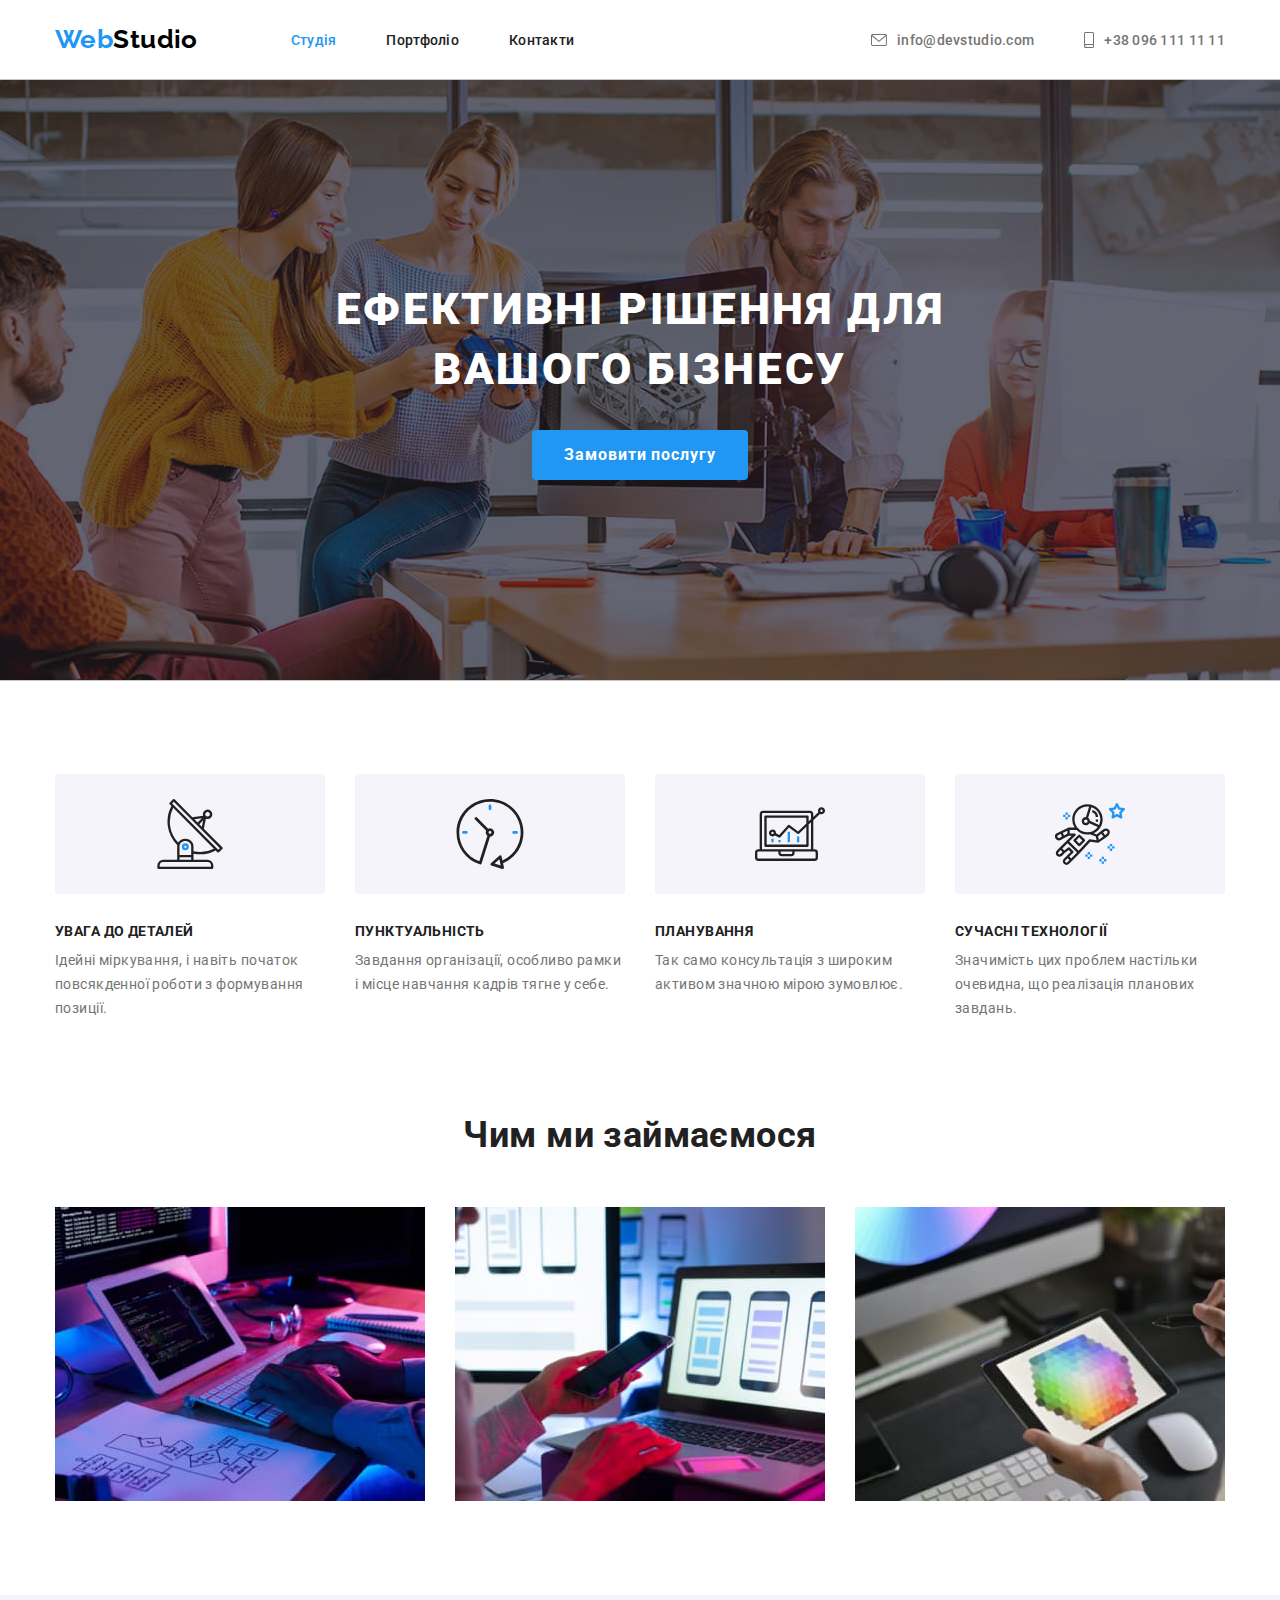
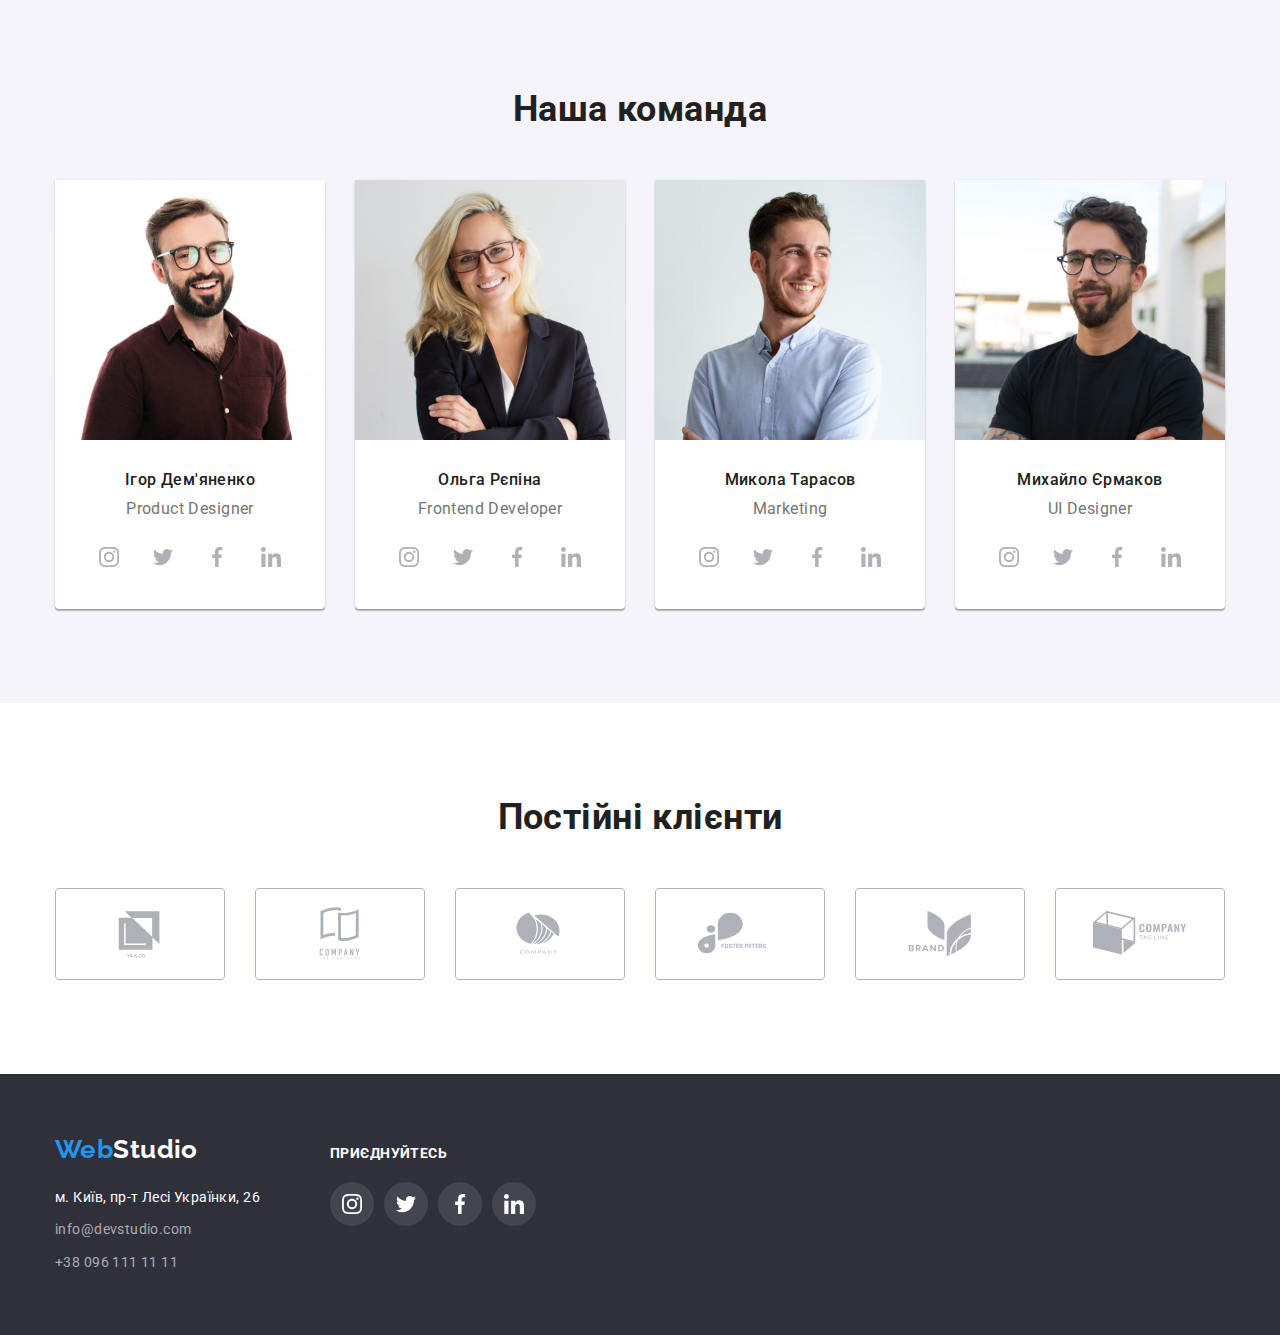
<file: index.html>
<!DOCTYPE html>
<html lang="uk">
  <head>
    <meta charset="UTF-8" />
    <meta http-equiv="X-UA-Compatible" content="IE=edge" />
    <meta name="viewport" content="width=device-width, initial-scale=1.0" />
    <title>Document</title>

    <link rel="preconnect" href="https://fonts.googleapis.com" />
    <link rel="preconnect" href="https://fonts.gstatic.com" crossorigin />
    <link
      href="https://fonts.googleapis.com/css2?family=Raleway:wght@700&family=Roboto:wght@400;500;700;900&display=swap"
      rel="stylesheet"
    />
    <link
      rel="stylesheet"
      href="https://cdnjs.cloudflare.com/ajax/libs/modern-normalize/1.1.0/modern-normalize.min.css"
    />
    <link rel="stylesheet" href="./css/styles.css" />
  </head>
  <body>
    <!-- шапка   -->
    <header class="page-header">
      <div class="container main-nav">
        <nav class="page-nav">
          <a href="./index.html" class="logo page-logo">Web<span class="studio">Studio</span></a>
          <ul class="site-nav list">
            <li class="main-list">
              <a href="./index.html" class="link current nav-link">Студія</a>
            </li>
            <li class="main-list">
              <a href="./portfolio.html" class="link nav-link">Портфоліо</a>
            </li>
            <li class="main-list"><a href="./index.html" class="link nav-link">Контакти</a></li>
          </ul>
        </nav>
        <ul class="contact">
          <li class="main-contact">
            <a class="contact-link" href="mailto:info@devstudio.com"
              ><svg class="icon-contact" width="16px" height="12px">
                <use href="./images/symbol-defs.svg#icon-icon-envelope"></use></svg
              >info@devstudio.com</a
            >
          </li>
          <li class="main-contact">
            <a class="contact-link" href="tel:+380961111111">
              <svg class="icon-contact" width="10px" height="16px">
                <use href="./images/symbol-defs.svg#icon-icon-smartphone"></use></svg
              >+38 096 111 11 11</a
            >
          </li>
        </ul>
      </div>
    </header>
    <!-- головне  -->
    <main>
      <section class="hero overlay">
        <div class="container">
          <h1 class="hero-title">Ефективні рішення для вашого бізнесу</h1>
          <button type="button" class="button primary">Замовити послугу</button>
        </div>
      </section>
      <!-- особливості -->
      <section class="section">
        <div class="container">
          <h2 class="visually-hidden">Наші переваги</h2>
          <ul class="feature-list list">
            <li class="title-text">
              <div class="icon-background">
                <svg class="icon-feature" width="70px" height="70px">
                  <use href="./images/symbol-defs.svg#icon-icon-antenna"></use>
                </svg>
              </div>
              <h3 class="title">УВАГА ДО ДЕТАЛЕЙ</h3>
              <p class="text">
                Ідейні міркування, і навіть початок повсякденної роботи з формування позиції.
              </p>
            </li>
            <li class="title-text">
              <div class="icon-background">
                <svg class="icon-feature" width="70px" height="70px">
                  <use href="./images/symbol-defs.svg#icon-icon-clock"></use>
                </svg>
              </div>
              <h3 class="title">ПУНКТУАЛЬНІСТЬ</h3>
              <p class="text">
                Завдання організації, особливо рамки і місце навчання кадрів тягне у себе.
              </p>
            </li>
            <li class="title-text">
              <div class="icon-background">
                <svg class="icon-feature" width="70px" height="70px">
                  <use href="./images/symbol-defs.svg#icon-icon-diagram"></use>
                </svg>
              </div>
              <h3 class="title">ПЛАНУВАННЯ</h3>
              <p class="text">Так само консультація з широким активом значною мірою зумовлює.</p>
            </li>
            <li class="title-text">
              <div class="icon-background">
                <svg class="icon-feature" width="70px" height="70px">
                  <use href="./images/symbol-defs.svg#icon-icon-astronaut"></use>
                </svg>
              </div>
              <h3 class="title">СУЧАСНІ ТЕХНОЛОГІЇ</h3>
              <p class="text">
                Значимість цих проблем настільки очевидна, що реалізація планових завдань.
              </p>
            </li>
          </ul>
        </div>
      </section>

      <!-- чим ми займаємось -->
      <section class="section section-sidebar">
        <div class="container">
          <h2 class="section-title">Чим ми займаємося</h2>
          <ul class="list text-list">
            <li class="list-img">
              <img src="./images/img.jpg" alt="HTML-розмітка всіх елементів макета" width="370" />
            </li>
            <li class="list-img">
              <img src="./images/css.jpg" alt="CSS оформлення зовнішній вигляд." width="370" />
            </li>
            <li class="list-img">
              <img src="./images/js.jpg" alt="завдаєм кольори" width="370" />
            </li>
          </ul>
        </div>
      </section>
      <!-- наша команда -->
      <section class="section team">
        <div class="container">
          <h2 class="section-title">Наша команда</h2>
          <ul class="team-list list">
            <li class="team-text">
              <img src="./images/Product.jpg" alt="Product Designer" width="270" />
              <div class="aside">
                <h3>Ігор Дем'яненко</h3>
                <p>Product Designer</p>
                <ul class="list team-list-link">
                  <li>
                    <a class="team-link" href=""
                      ><svg class="team-svg" width="20" height="20">
                        <use href="./images/symbol-defs.svg#icon-icon-instagram"></use></svg
                    ></a>
                  </li>
                  <li>
                    <a class="team-link" href=""
                      ><svg class="team-svg" width="20" height="20">
                        <use href="./images/symbol-defs.svg#icon-icon-twitter"></use></svg
                    ></a>
                  </li>
                  <li>
                    <a class="team-link" href=""
                      ><svg class="team-svg" width="20" height="20">
                        <use href="./images/symbol-defs.svg#icon-icon-facebook"></use></svg
                    ></a>
                  </li>
                  <li>
                    <a class="team-link" href=""
                      ><svg class="team-svg" width="20" height="20">
                        <use href="./images/symbol-defs.svg#icon-icon-linkedin"></use></svg
                    ></a>
                  </li>
                </ul>
              </div>
            </li>
            <li class="team-text">
              <img src="./images/Frontend.jpg" alt="Frontend Developer" width="270" />
              <div class="aside">
                <h3>Ольга Рєпіна</h3>
                <p>Frontend Developer</p>
                <ul class="list team-list-link">
                  <li>
                    <a class="team-link" href=""
                      ><svg class="team-svg" width="20" height="20">
                        <use href="./images/symbol-defs.svg#icon-icon-instagram"></use></svg
                    ></a>
                  </li>
                  <li>
                    <a class="team-link" href=""
                      ><svg class="team-svg" width="20" height="20">
                        <use href="./images/symbol-defs.svg#icon-icon-twitter"></use></svg
                    ></a>
                  </li>
                  <li>
                    <a class="team-link" href=""
                      ><svg class="team-svg" width="20" height="20">
                        <use href="./images/symbol-defs.svg#icon-icon-facebook"></use></svg
                    ></a>
                  </li>
                  <li>
                    <a class="team-link" href=""
                      ><svg class="team-svg" width="20" height="20">
                        <use href="./images/symbol-defs.svg#icon-icon-linkedin"></use></svg
                    ></a>
                  </li>
                </ul>
              </div>
            </li>
            <li class="team-text">
              <img src="./images/Marketing.jpg" alt="Marketing" width="270" />
              <div class="aside">
                <h3>Микола Тарасов</h3>
                <p>Marketing</p>
                <ul class="list team-list-link">
                  <li>
                    <a class="team-link" href=""
                      ><svg class="team-svg" width="20" height="20">
                        <use href="./images/symbol-defs.svg#icon-icon-instagram"></use></svg
                    ></a>
                  </li>
                  <li>
                    <a class="team-link" href=""
                      ><svg class="team-svg" width="20" height="20">
                        <use href="./images/symbol-defs.svg#icon-icon-twitter"></use></svg
                    ></a>
                  </li>
                  <li>
                    <a class="team-link" href=""
                      ><svg class="team-svg" width="20" height="20">
                        <use href="./images/symbol-defs.svg#icon-icon-facebook"></use></svg
                    ></a>
                  </li>
                  <li>
                    <a class="team-link" href=""
                      ><svg class="team-svg" width="20" height="20">
                        <use href="./images/symbol-defs.svg#icon-icon-linkedin"></use></svg
                    ></a>
                  </li>
                </ul>
              </div>
            </li>
            <li class="team-text">
              <img src="./images/Designer.jpg" alt="UI Designer" width="270" />
              <div class="aside">
                <h3>Михайло Єрмаков</h3>
                <p>UI Designer</p>
                <ul class="list team-list-link">
                  <li>
                    <a class="team-link" href=""
                      ><svg class="team-svg" width="20" height="20">
                        <use href="./images/symbol-defs.svg#icon-icon-instagram"></use></svg
                    ></a>
                  </li>
                  <li>
                    <a class="team-link" href=""
                      ><svg class="team-svg" width="20" height="20">
                        <use href="./images/symbol-defs.svg#icon-icon-twitter"></use></svg
                    ></a>
                  </li>
                  <li>
                    <a class="team-link" href=""
                      ><svg class="team-svg" width="20" height="20">
                        <use href="./images/symbol-defs.svg#icon-icon-facebook"></use></svg
                    ></a>
                  </li>
                  <li>
                    <a class="team-link" href=""
                      ><svg class="team-svg" width="20" height="20">
                        <use href="./images/symbol-defs.svg#icon-icon-linkedin"></use></svg
                    ></a>
                  </li>
                </ul>
              </div>
            </li>
          </ul>
        </div>
      </section>
      <!--постійні клієнти-->
      <section class="section">
        <div class="container">
          <h2 class="section-title">Постійні клієнти</h2>
          <ul class="list svg-logo">
            <li class="svg-logo-list">
              <a class="svg-logo-link" href=""
                ><svg class="icon-svg" width="106px" height="60px">
                  <use href="./images/symbol-defs.svg#icon-icon-Logo"></use>
                </svg>
              </a>
            </li>
            <li class="svg-logo-list">
              <a class="svg-logo-link" href=""
                ><svg class="icon-svg" width="106px" height="60px">
                  <use href="./images/symbol-defs.svg#icon-icon-Logo1"></use>
                </svg>
              </a>
            </li>
            <li class="svg-logo-list">
              <a class="svg-logo-link" href=""
                ><svg class="icon-svg" width="106px" height="60px">
                  <use href="./images/symbol-defs.svg#icon-icon-Logo2"></use>
                </svg>
              </a>
            </li>
            <li class="svg-logo-list">
              <a class="svg-logo-link" href=""
                ><svg class="icon-svg" width="106px" height="60px">
                  <use href="./images/symbol-defs.svg#icon-icon-Logo3"></use>
                </svg>
              </a>
            </li>
            <li class="svg-logo-list">
              <a class="svg-logo-link" href=""
                ><svg class="icon-svg" width="106px" height="60px">
                  <use href="./images/symbol-defs.svg#icon-icon-Logo4"></use>
                </svg>
              </a>
            </li>
            <li class="svg-logo-list">
              <a class="svg-logo-link" href=""
                ><svg class="icon-svg" width="106px" height="60px">
                  <use href="./images/symbol-defs.svg#icon-icon-Logo5"></use>
                </svg>
              </a>
            </li>
          </ul>
        </div>
      </section>
    </main>
    <!-- підвал -->
    <footer class="footer">
      <div class="container footer-container">
        <div class="footer-logo-contact">
          <a href="./index.html" class="logo footer-logo"
            >Web<span class="footer-studio">Studio</span></a
          >
          <address class="footer-list">
            <ul class="list">
              <li class="footer-contact-list">
                <a
                  class="footer-link"
                  href="https://goo.gl/maps/CPtrU1FHBa2aNyZL9"
                  target="_blank"
                  rel="noopener noreferrer nofollow"
                  >м. Київ, пр-т Лесі Українки, 26</a
                >
              </li>
              <li class="footer-contact-list">
                <a class="footer-contact" href="mailto:info@devstudio.com">info@devstudio.com</a>
              </li>
              <li class="footer-contact-list">
                <a class="footer-contact" href="telto:+380961111111">+38 096 111 11 11</a>
              </li>
            </ul>
          </address>
        </div>
        <div class="social">
          <p class="title-svg">приєднуйтесь</p>
          <ul class="list footer-list-link">
            <li class="list-svg">
              <a class="footer-link-svg" href=""
                ><svg class="footer-svg" width="20" height="20">
                  <use href="./images/symbol-defs.svg#icon-icon-instagram"></use></svg
              ></a>
            </li>
            <li class="list-svg">
              <a class="footer-link-svg" href=""
                ><svg class="footer-svg" width="20" height="20">
                  <use href="./images/symbol-defs.svg#icon-icon-twitter"></use></svg
              ></a>
            </li>
            <li class="list-svg">
              <a class="footer-link-svg" href=""
                ><svg class="footer-svg" width="20" height="20">
                  <use href="./images/symbol-defs.svg#icon-icon-facebook"></use></svg
              ></a>
            </li>
            <li class="list-svg">
              <a class="footer-link-svg" href=""
                ><svg class="footer-svg" width="20" height="20">
                  <use href="./images/symbol-defs.svg#icon-icon-linkedin"></use></svg
              ></a>
            </li>
          </ul>
        </div>
      </div>
    </footer>
  </body>
</html>
</file>
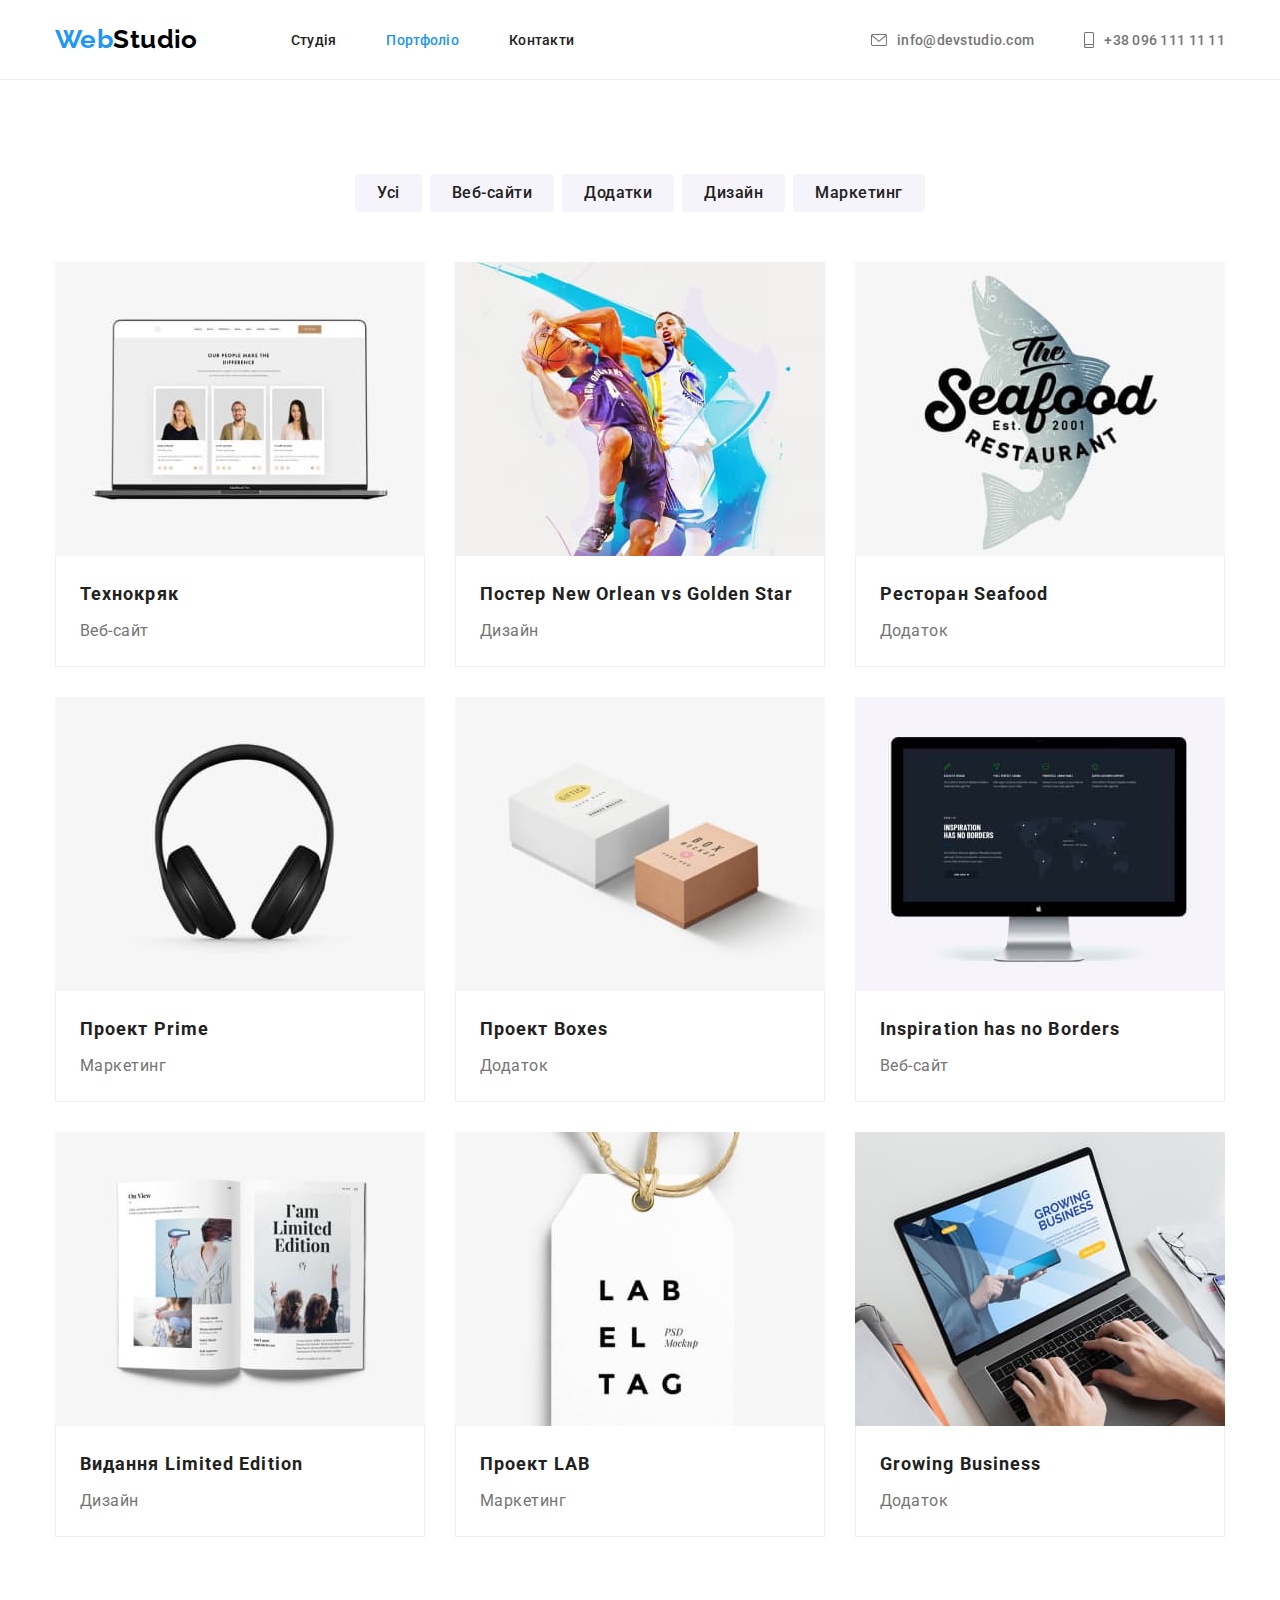
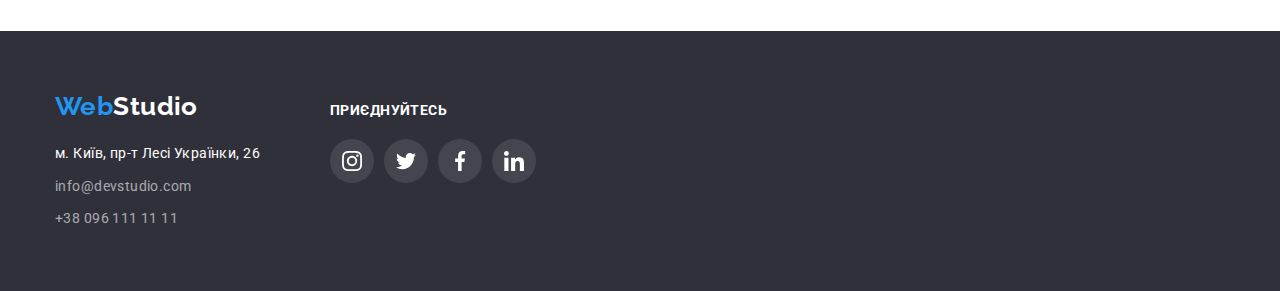
<file: portfolio.html>
<!DOCTYPE html>
<html lang="uk">
  <head>
    <meta charset="UTF-8" />
    <meta http-equiv="X-UA-Compatible" content="IE=edge" />
    <meta name="viewport" content="width=device-width, initial-scale=1.0" />
    <title>Document</title>
    <link rel="preconnect" href="https://fonts.googleapis.com" />
    <link rel="preconnect" href="https://fonts.gstatic.com" crossorigin />
    <link
      href="https://fonts.googleapis.com/css2?family=Raleway:wght@700&family=Roboto:wght@400;500;700;900&display=swap"
      rel="stylesheet"
    />
    <link
      rel="stylesheet"
      href="https://cdnjs.cloudflare.com/ajax/libs/modern-normalize/1.1.0/modern-normalize.min.css"
    />
    <link rel="stylesheet" href="./css/styles.css" />
  </head>
  <body>
    <!-- шапка   -->
    <header class="page-header">
      <div class="container main-nav">
        <nav class="page-nav">
          <a href="./index.html" class="logo page-logo">Web<span class="studio">Studio</span></a>
          <ul class="site-nav list">
            <li class="main-list"><a href="./index.html" class="link nav-link">Студія</a></li>
            <li class="main-list">
              <a href="./index.html" class="link current nav-link">Портфоліо</a>
            </li>
            <li class="main-list"><a href="./index.html" class="link nav-link">Контакти</a></li>
          </ul>
        </nav>
        <ul class="contact list">
          <li class="main-contact">
            <a class="contact-link" href="mailto:info@devstudio.com"
              ><svg class="icon-contact" width="16px" height="12px">
                <use href="./images/symbol-defs.svg#icon-icon-envelope"></use></svg
              >info@devstudio.com</a
            >
          </li>
          <li class="main-contact">
            <a class="contact-link" href="tel:+380961111111"
              ><svg class="icon-contact" width="10px" height="16px">
                <use href="./images/symbol-defs.svg#icon-icon-smartphone"></use></svg
              >+38 096 111 11 11</a
            >
          </li>
        </ul>
      </div>
    </header>
    <!-- головне   -->
    <main>
      <section class="section portfolio">
        <div class="container">
          <h1 class="visually-hidden">Портфоліо</h1>
          <ul class="list button-secodary">
            <li class="btn-secodary"><button type="button" class="button secodary">Усі</button></li>
            <li class="btn-secodary">
              <button type="button" class="button secodary">Веб-сайти</button>
            </li>
            <li class="btn-secodary">
              <button type="button" class="button secodary">Додатки</button>
            </li>
            <li class="btn-secodary">
              <button type="button" class="button secodary">Дизайн</button>
            </li>
            <li class="btn-secodary">
              <button type="button" class="button secodary">Маркетинг</button>
            </li>
          </ul>
          <ul class="sidebar list">
            <li class="sidebar-list">
              <a class="portfolio-link" href=""
                ><img src="./images/technokryak.jpg" alt="Технокряк" width="370" />
                <div class="sidebar-text">
                  <h2 class="subject">Технокряк</h2>
                  <p>Веб-сайт</p>
                </div>
              </a>
            </li>
            <li class="sidebar-list">
              <a class="portfolio-link" href=""
                ><img
                  src="./images/poster.jpg"
                  alt=" Постер New Orlean vs Golden Star "
                  width="370"
                />
                <div class="sidebar-text">
                  <h2>Постер New Orlean vs Golden Star</h2>
                  <p>Дизайн</p>
                </div>
              </a>
            </li>
            <li class="sidebar-list">
              <a class="portfolio-link" href=""
                ><img src="./images/seafood.jpg" alt=" Ресторан Seafood " width="370" />
                <div class="sidebar-text">
                  <h2>Ресторан Seafood</h2>
                  <p>Додаток</p>
                </div>
              </a>
            </li>
            <li class="sidebar-list">
              <a class="portfolio-link" href=""
                ><img src="./images/prime.jpg" alt=" Проект Prime " width="370" />
                <div class="sidebar-text">
                  <h2>Проект Prime</h2>
                  <p>Маркетинг</p>
                </div>
              </a>
            </li>
            <li class="sidebar-list">
              <a class="portfolio-link" href=""
                ><img src="./images/boxes.jpg" alt=" Проект Boxes " width="370" />
                <div class="sidebar-text">
                  <h2>Проект Boxes</h2>
                  <p>Додаток</p>
                </div>
              </a>
            </li>
            <li class="sidebar-list">
              <a class="portfolio-link" href=""
                ><img src="./images/borders.jpg" alt=" Inspiration has no Borders " width="370" />
                <div class="sidebar-text">
                  <h2>Inspiration has no Borders</h2>
                  <p>Веб-сайт</p>
                </div>
              </a>
            </li>
            <li class="sidebar-list">
              <a class="portfolio-link" href=""
                ><img src="./images/limited.jpg" alt=" Видання Limited Edition " width="370" />
                <div class="sidebar-text">
                  <h2>Видання Limited Edition</h2>
                  <p>Дизайн</p>
                </div>
              </a>
            </li>
            <li class="sidebar-list">
              <a class="portfolio-link" href=""
                ><img src="./images/lab.jpg" alt=" Проект LAB " width="370" />
                <div class="sidebar-text">
                  <h2>Проект LAB</h2>
                  <p>Маркетинг</p>
                </div>
              </a>
            </li>
            <li class="sidebar-list">
              <a class="portfolio-link" href=""
                ><img src="./images/business.jpg" alt=" Growing Business " width="370" />
                <div class="sidebar-text">
                  <h2>Growing Business</h2>
                  <p>Додаток</p>
                </div>
              </a>
            </li>
          </ul>
        </div>
      </section>
    </main>
    <!-- підвал   -->
    <footer class="footer">
      <div class="container footer-container">
        <div class="footer-logo-contact">
          <a href="./index.html" class="logo footer-logo"
            >Web<span class="footer-studio">Studio</span></a
          >
          <address class="footer-list">
            <ul class="list">
              <li class="footer-contact-list">
                <a
                  class="footer-link"
                  href="https://goo.gl/maps/CPtrU1FHBa2aNyZL9"
                  target="_blank"
                  rel="noopener noreferrer nofollow"
                  >м. Київ, пр-т Лесі Українки, 26</a
                >
              </li>
              <li class="footer-contact-list">
                <a class="footer-contact" href="mailto:info@devstudio.com">info@devstudio.com</a>
              </li>
              <li class="footer-contact-list">
                <a class="footer-contact" href="telto:+380961111111">+38 096 111 11 11</a>
              </li>
            </ul>
          </address>
        </div>

        <div>
          <p class="title-svg">приєднуйтесь</p>
          <ul class="list footer-list-link">
            <li class="list-svg">
              <a class="footer-link-svg" href=""
                ><svg class="footer-svg" width="20" height="20">
                  <use href="./images/symbol-defs.svg#icon-icon-instagram"></use></svg
              ></a>
            </li>
            <li class="list-svg">
              <a class="footer-link-svg" href=""
                ><svg class="footer-svg" width="20" height="20">
                  <use href="./images/symbol-defs.svg#icon-icon-twitter"></use></svg
              ></a>
            </li>
            <li class="list-svg">
              <a class="footer-link-svg" href=""
                ><svg class="footer-svg" width="20" height="20">
                  <use href="./images/symbol-defs.svg#icon-icon-facebook"></use></svg
              ></a>
            </li>
            <li class="list-svg">
              <a class="footer-link-svg" href=""
                ><svg class="footer-svg" width="20" height="20">
                  <use href="./images/symbol-defs.svg#icon-icon-linkedin"></use></svg
              ></a>
            </li>
          </ul>
        </div>
      </div>
    </footer>
  </body>
</html>
</file>
<file: css/styles.css>
:root {
        --primari-text-color: #212121;
        --title-text-color: #757575;
        --team-text--background: #ffffff;
        --accent-color: #2196f3;
        --primary-bg-color: #ffffff;
        --studio: #000000;
        --background: #f5f4fa;
        --contact: rgb(255, 255, 255, 0.6);
        --heder-footer: #2f303a;
        --border--headr: #ececec;
        --buttun: #188ce8;
        --border--icon: #eeeeee;
        --link-f-in-twit: #afb1b8;
        --outline--background-color: #c4c4c4;}
    *,
    *::before,
    *::after {
    box-sizing: border-box;}
    
body {
    background-color: var(--primary-bg-color);
    color: var(--primari-text-color);
    font-family: Roboto, sans-serif;
    font-size: 14px;
    letter-spacing: 0.03em;}
h1,
h2,
h3,
p {
    margin: 0;}
ul {
    margin: 0;
    padding-left: 0;}
img {
    display: block;
    max-width: 100%;
    height: auto;}
address {
    font-style: normal;
}
.container {
    margin: 0 auto;
    max-width: 1200px;
    padding: 0 15px}

.page-header {
    height: 80px;
    border-bottom: 1px solid var(--border--headr);}
.page-nav,
.main-nav {
    display: flex;
    align-items: center;}
.main-list:not(:last-child) {
    margin-right: 50px;}
.main-contact {
    align-items: center;
    font-style: normal;
    font-weight: 500;
    font-size: 14px;
    line-height: 16px;
    letter-spacing: 0.02em;
}
.main-contact:not(:last-child) {
    margin-right: 50px;
}
.page-logo {
    margin-right: 93px;
    padding-top: 23px;
    padding-bottom: 23px;}
.logo {
    color: var(--accent-color);
    text-decoration: none;
    font-family: 'Raleway', sans-serif;
    font-weight: 700;
    font-size: 26px;
    line-height: 1.2;}
.studio {
    color: var(--studio);
    margin: 0;}

.nav-link {
    font-weight: 500;
    line-height: 1.14;
    letter-spacing: 0.02em;
    padding: 32px 0;}
.site-nav {
    display: flex;
    font-family: 'Roboto';
    font-style: normal;
    font-weight: 500;
    font-size: 14px;
    line-height: 16px;
    letter-spacing: 0.02em;}

.link:hover,
.link:focus {
    color: var(--accent-color);}
.link {
    color: inherit;
    text-decoration: none;}
.link.current {
    color: var(--accent-color);}
.contact {
    display: flex;
    margin-left: auto;
    list-style: none;
}
.contact.list {
    font-weight: 500;
    line-height: 1.14;
    margin-left: auto;
    letter-spacing: 0.02em;}
.list{
    list-style: none;
    margin: 0;
    padding-left: 0;}
.list-img {
    max-width: 1200px;
    height: auto;}
.list-img:not(:last-child) {
    margin-right: 30px;}
.contact-link {
    color: var(--title-text-color);
    text-decoration: none;
    padding: 32px 0;
    display: flex;
    align-items: center;}
.contact-link .icon-contact {
    margin-right: 10px;
    fill: currentColor;}
.contact.list {
    font-weight: 500;
    line-height: 1.14;
    letter-spacing: 0.02em;}

.contact-link:hover,
.contact-link:focus {
    color: var(--accent-color);}
.hero {
    padding-top: 200px;
    padding-bottom: 200px;
    background-color: var(--outline--background-color);}
.hero, .footer {
    background-color: var(--heder-footer);}
.footer{
    padding-top: 60px;
    padding-bottom: 60px;
    background-color: var(--heder-footer);}
.footer-container {
    display: flex;
    align-items: baseline;}
.hero-title {
    color: var(--primary-bg-color);
    font-family: 'Roboto';
    font-weight: 900;
    font-size: 44px;
    line-height: 1.36;
    text-align: center;
    letter-spacing: 0.06em;
    text-transform: uppercase;
    width: 696px;
    margin: 0 auto;
    margin-bottom: 30px;}
.section.portfolio {
    padding: 94px 0;}
.visually-hidden {
    position: absolute;
    width: 1px;
    height: 1px;
    margin: -1px;
    border: 0;
    padding: 0;
    white-space: nowrap;
    clip-path: inset(100%);
    clip: rect(0 0 0 0);
    overflow: hidden;}
.button {
    font-family: 'Roboto';
    cursor: pointer;
    border: 1px solid transparent;
    display: block;
    font-size: 16px;
    text-align: center;
    font-weight: 500;
    margin: 0 auto;
    box-sizing: border-box;}
.button.secodary {
    color: var(--primari-text-color);
    background-color: var(--background);
    padding: 6px 22px;
    line-height: 1.6;
    letter-spacing: 0.03em;
    border-radius: 4px;
    border: none;}
.button-secodary {
    display: flex;
    justify-content: center;
    margin-bottom: 50px;}
.button.btn {
    padding: 6px 25px;}
.button.secodary:hover,
.button.secodary:focus {
    color: var(--primary-bg-color);
    background-color: var(--accent-color);
    box-shadow: 0px 3px 1px rgba(0, 0, 0, 0.1), 0px 1px 2px rgba(0, 0, 0, 0.08),
    0px 2px 2px rgba(0, 0, 0, 0.12);}
.btn-secodary:not(:last-child) {
    margin:0 8px 0 0;}
.button.primary:hover,
.button.primary:focus {
    background: var(--buttun);
    box-shadow: 0 4px 4px rgb(0, 0, 0, 0.15);}
.button.btn {
    padding: 6px 25px;}
.button.primary {
    color: var(--primary-bg-color);
    background-color: var(--accent-color);
    min-width: 216px;
    padding: 10px 32px;
    font-weight: 700;
    line-height: 1.88;
    display: flex;
    border-radius: 4px;
    text-align: center;
    align-items: center;
    letter-spacing: 0.06em;
    border: none;
    justify-content: center;}
.feature-list {
    display: flex;}
.feature-list .text {
    color: var(--title-text-color);
    line-height: 1.7;}
.feature-list .title {
    font-size: 14px;
    font-weight: 700;
    line-height: 1.1;
    text-transform: uppercase;
    margin-bottom: 10px;}
.title-text {
    max-width: 270px;
}
.title-text:not(:last-child) {
    margin-right: 30px;}
.text-list {
    display: flex;}
.section {
    padding-top: 94px;
    padding-bottom: 94px;}
.section-sidebar {
    padding-top: 0;}
.section-title {
    color: var(--primari-text-color);
    font-weight: 700;
    font-size: 36px;
    line-height: 1.16;
    text-align: center;
    margin-bottom: 50px;}
.menu-team {
    padding-bottom: 94px;}
.team {
    background-color: var(--background);}
.team-text {
    background-color: var(--primary-bg-color);
    max-width: 270px;
    display: block;
    box-shadow: 0px 1px 3px rgba(0, 0, 0, 0.12), 0px 1px 1px rgba(0, 0, 0, 0.14),
    0px 2px 1px rgba(0, 0, 0, 0.2);
    border-radius: 0px 0px 4px 4px;}
.team-text:not(:last-child) {
    margin-right: 30px;}
.team-list {
    display: flex;}
.team-list h3 {
    font-family: 'Roboto';
    font-weight: 500;
    font-size: 16px;
    line-height: 1.2;
    margin-bottom: 10px;}
.team-list p {
    color: var(--title-text-color);
    font-size: 16px;
    line-height: 1.2;
    margin-bottom: 16px;}
.aside {
    padding: 30px;
    text-align: center;}
.footer-list {
    font-style: normal;
    margin-top: 20px;}
.team-list-link {
    display: flex;
    justify-content: center;
    gap: 10px;}
.team-link {
    display: flex;
    align-items: center;
    justify-content: center;
    width: 44px;
    height: 44px;
    border-radius: 50%;
    color: var(--link-f-in-twit);}
.team-link:hover,
.team-link:focus {
    color: var(--team-text--background);
    background-color: var(--accent-color);}
.footer-link,
.footer-studio {
    color: var(--primary-bg-color);
    text-decoration: none;}
.footer-contact {
    color: var(--contact);
    text-decoration: none;}
.footer-logo-contact {
    margin-right: 70px;}
.footer .list {
    line-height: 1.7;}
.footer-list-link {
    display: flex;}

.footer-link:hover,
.footer-link:focus {
    color: var(--accent-color);}
.footer-contact-list:not(:last-child) {
    margin-bottom: 9px;}
.footer-contact {
    color: var(--contact);
    text-decoration: none;}
.footer-contact:hover,
.footer-contact:focus {
    color: var(--accent-color);}
.sidebar {
    display: flex;
    flex-wrap: wrap;}
.sidebar a {
    color: var(--primari-text-color);
    text-decoration: none;}
.sidebar h2 {
    font-weight: 700;
    font-size: 18px;
    line-height: 2;
    letter-spacing: 0.06em;}
.sidebar p {
    color: var(--title-text-color);
    font-size: 16px;
    line-height: 1.9;
    font-family: 'Roboto';
    font-style: normal;
    font-weight: 400;
    line-height: 30px;
    letter-spacing: 0.03em;}
.sidebar-list {
    width: calc((100% - 60px) / 3);
    margin-right: 30px;
    margin-bottom: 30px;}
.sidebar-list:nth-child(3n) {
    margin-right: 0;}
.sidebar-list:nth-last-child(-n + 3) {
    margin-bottom: 0;}
.sidebar-text {
    padding: 20px 24px;
    border-right: 1px solid var(--border--icon);
    border-left: 1px solid var(--border--icon);
    border-bottom: 1px solid var(--border--icon);}
.sidebar-text h2 {
    margin-bottom: 4px;
    font-family: 'Roboto';
    font-style: normal;
    font-weight: 700;
    font-size: 18px;
    line-height: 36px;
    letter-spacing: 0.06em;}


/* ===SVG===*/

.overlay {
    max-width: 1600px;
    height: 600px;
    margin-left: auto;
    margin-right: auto;
    outline: 1px solid var(--outline--background-color);
    background-image: linear-gradient(to right, rgba(47, 48, 58, 0.4), rgba(47, 48, 58, 0.4)),
        url('../images/hero.jpg');
    background-repeat: no-repeat;
    background-position: center;
    background-size: cover;
}
.icon-background {
    display: inline-flex;
    width: 270px;
    height: 120px;
    border-radius: 4px;
    background-color: var(--background);
    margin-bottom: 30px;
    align-items: center;
    justify-content: center;
    background-position: center;}

.icon-feature {
    background-repeat: no-repeat;
    background-size: contain;}

.team-svg {
    fill: currentColor;}
.svg-logo {
    display: flex;}
.svg-logo-list:not(:last-child) {
    width: calc((100% - 150px) / 6);
    margin-right: 30px;
}

.svg-logo-link {
    display: flex;
    align-items: center;
    justify-content: center;
    width: 170px;
    height: 92px;
    border: 1px solid var(--link-f-in-twit);
    border-radius: 4px;
    color: var(--link-f-in-twit);}

.icon-svg {
    fill: currentColor;}

.svg-logo-link:hover,
.svg-logo-link:focus {
    color: var(--accent-color);
    border: 1px solid var(--accent-color);}

.title-svg {
    font-weight: 700;
    font-size: 14px;
    line-height: 1.14;
    letter-spacing: 0.03em;
    text-transform: uppercase;
    margin-bottom: 20px;
    color: var(--primary-bg-color);}

.list-svg:not(:last-child) {
    margin-right: 10px;}

.footer-link-svg {
    display: flex;
    align-items: center;
    justify-content: center;
    width: 44px;
    height: 44px;
    border-radius: 50%;
    color: var(--primary-bg-color);
    background-color: rgba(255, 255, 255, 0.1);}

.footer-link-svg:hover,
.footer-link-svg:focus {
    background-color: var(--accent-color);}
.footer-cont-list {
    margin-top: 20px;}

.footer-svg {
    fill: currentColor;}

.portfolio-link {
    color: var(--primari-text-color);
    text-decoration: none;}
.portfolio-link:hover,
.portfolio-link:focus {
    display: block;
    box-shadow: 0px 1px 1px rgba(0, 0, 0, 0.12), 0px 4px 4px rgba(0, 0, 0, 0.06),
    1px 4px 6px rgba(0, 0, 0, 0.16);}
</file>
